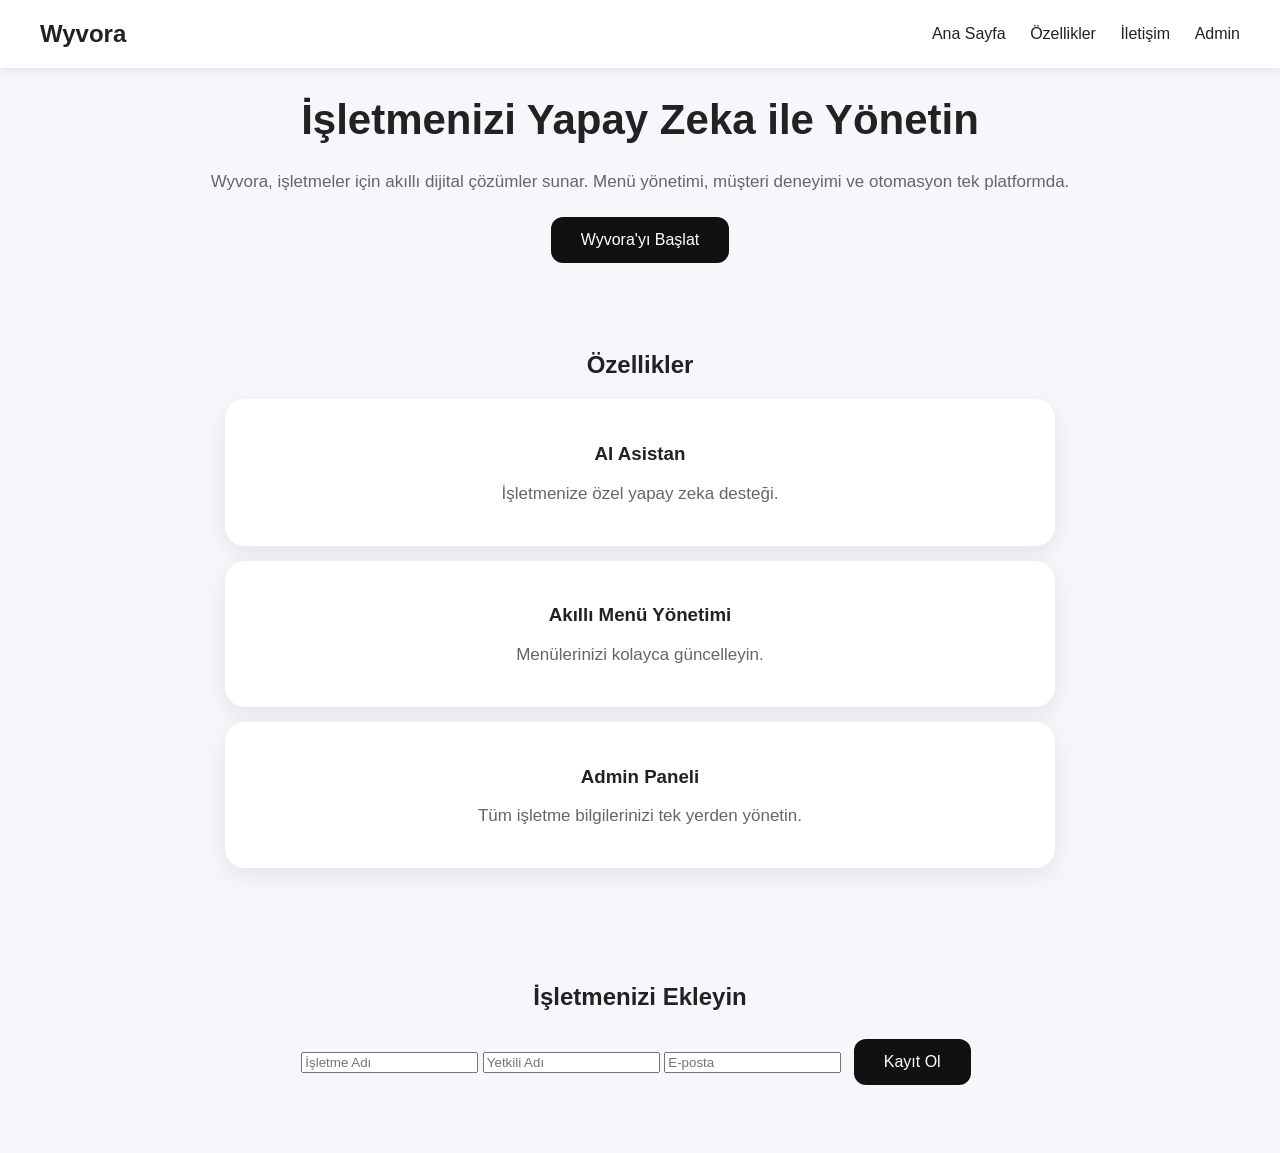
<file: index.html>
<!DOCTYPE html>
<html>
<head>
    <link rel="stylesheet" href="style.css">
    <title>Wyvora</title>
</head>
<body>
    <nav>
    <h2>Wyvora</h2>

    <div>
        <a href="#">Ana Sayfa</a>
        <a href="#">Özellikler</a>
        <a href="#">İletişim</a>
        <a href="admin.html">Admin</a>
    </div>
</nav>
    <h1>İşletmenizi Yapay Zeka ile Yönetin</h1>

<p>
Wyvora, işletmeler için akıllı dijital çözümler sunar.
Menü yönetimi, müşteri deneyimi ve otomasyon tek platformda.
</p>

<button>Wyvora'yı Başlat</button>
<section>
    <h2>Özellikler</h2>

    <div>
        <h3>AI Asistan</h3>
        <p>İşletmenize özel yapay zeka desteği.</p>
    </div>

    <div>
        <h3>Akıllı Menü Yönetimi</h3>
        <p>Menülerinizi kolayca güncelleyin.</p>
    </div>

    <div>
        <h3>Admin Paneli</h3>
        <p>Tüm işletme bilgilerinizi tek yerden yönetin.</p>
    </div>
</section>
<section>
    <h2>İşletmenizi Ekleyin</h2>

    <form onsubmit="registerBusiness(event)">
        <input type="text" placeholder="İşletme Adı">

        <input type="text" placeholder="Yetkili Adı">

        <input type="email" placeholder="E-posta">

        <button type="submit">Kayıt Ol</button>
    </form>
</section>
<script src="script.js"></script>
</body>
</html>
</file>
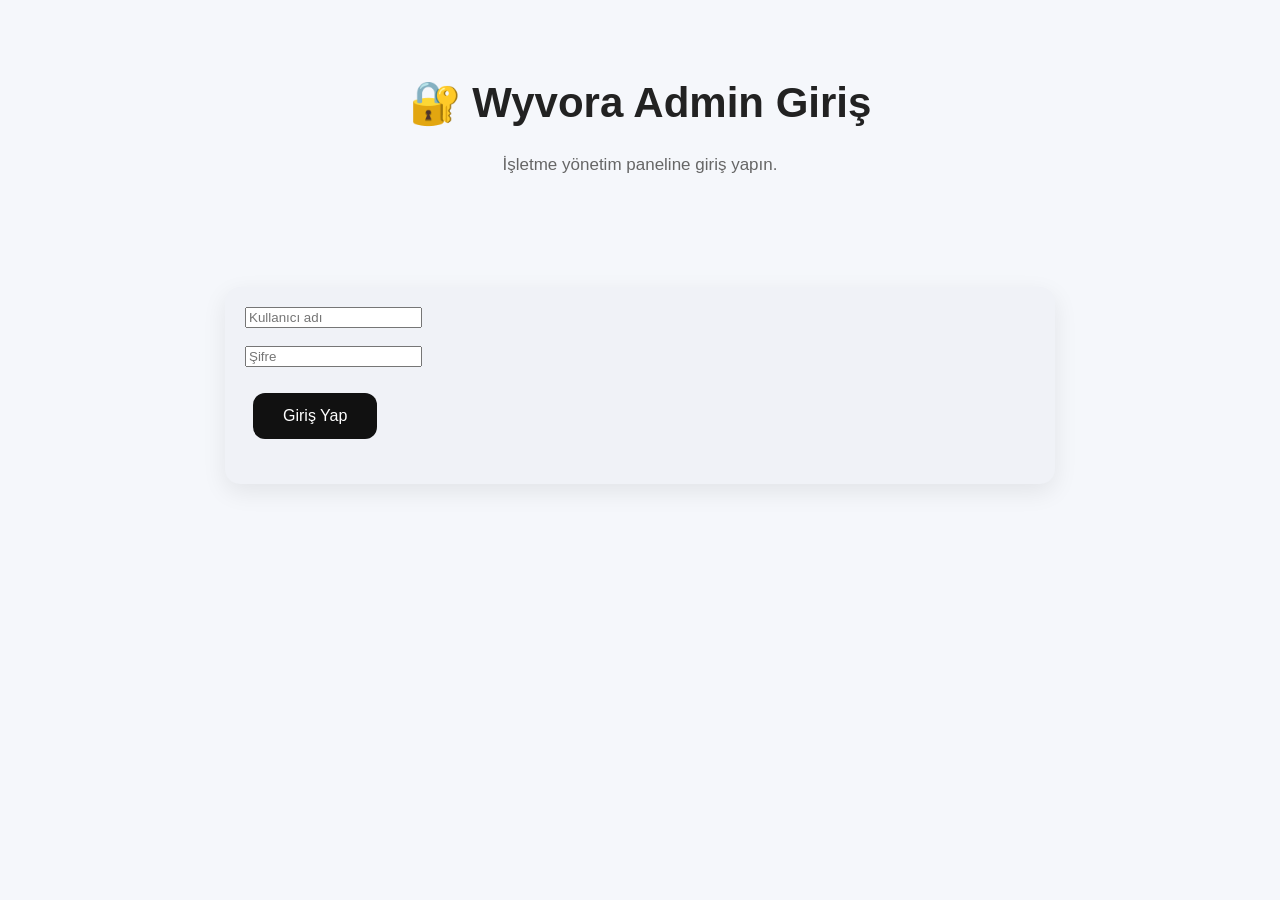
<file: admin.html>
<!DOCTYPE html>
<html>

<head>

<link rel="stylesheet" href="style.css">

<title>Wyvora Giriş</title>

</head>


<body>


<header>

<h1>🔐 Wyvora Admin Giriş</h1>

<p>
İşletme yönetim paneline giriş yapın.
</p>

</header>



<section>

<div class="ai-message">

<input 
id="username" 
placeholder="Kullanıcı adı">


<br><br>


<input 
id="password" 
type="password"
placeholder="Şifre">


<br><br>


<button onclick="login()">
Giriş Yap
</button>


<p id="loginMessage"></p>


</div>

</section>



<script src="script.js"></script>


</body>

</html>
</file>
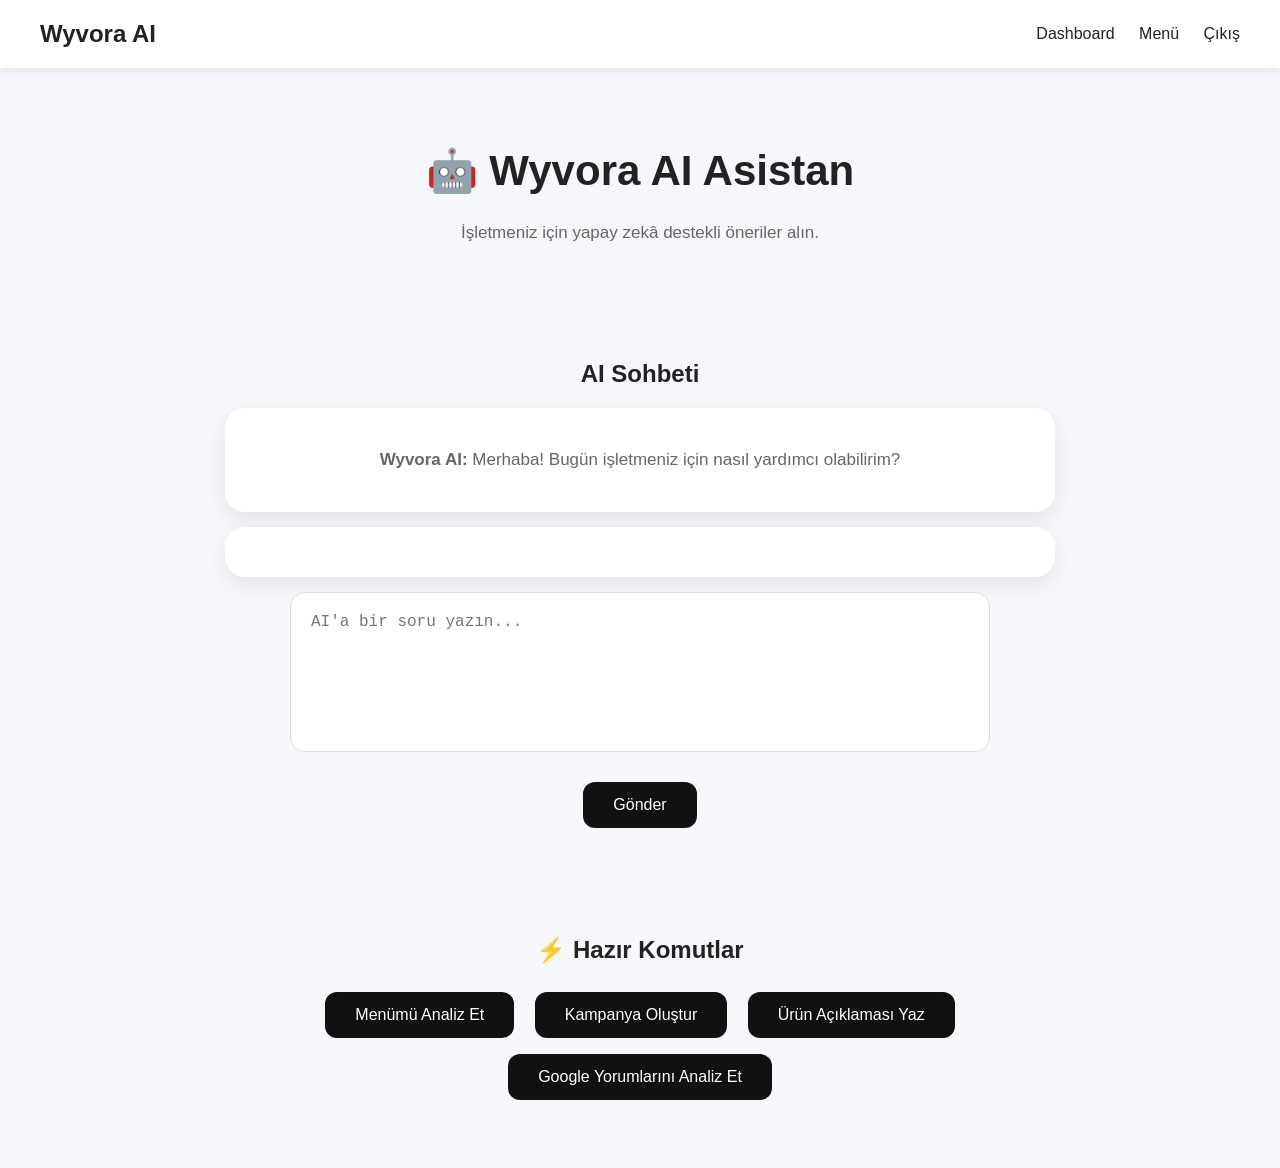
<file: ai.html>
<!DOCTYPE html>
<html>

<head>
    <link rel="stylesheet" href="style.css">
    <title>Wyvora AI</title>
</head>

<body>

<nav>
    <h2>Wyvora AI</h2>

    <div>
        <a href="dashboard.html">Dashboard</a>
        <a href="menu.html">Menü</a>
        <a href="admin.html">Çıkış</a>
    </div>
</nav>

<header>
    <h1>🤖 Wyvora AI Asistan</h1>
    <p>İşletmeniz için yapay zekâ destekli öneriler alın.</p>
</header>

<section>

    <h2>AI Sohbeti</h2>

 <div id="aiResponse">
    <p><strong>Wyvora AI:</strong> Merhaba! Bugün işletmeniz için nasıl yardımcı olabilirim?</p>
</div>

<div id="reviewAnalysis"></div>

    <textarea id="aiInput" placeholder="AI'a bir soru yazın..."></textarea>

    <br><br>

<button onclick="aiMessage()">Gönder</button>

</section>

<section>

    <h2>⚡ Hazır Komutlar</h2>

    <button onclick="analyzeMenu()">Menümü Analiz Et</button>

<button onclick="aiCommand('Kampanya oluştur')">Kampanya Oluştur</button>

<button onclick="aiCommand('Ürün açıklaması yaz')">Ürün Açıklaması Yaz</button>

<button onclick="analyzeReviews()">Google Yorumlarını Analiz Et</button>

</section>
<script src="script.js"></script>
</body>

</html>
</file>
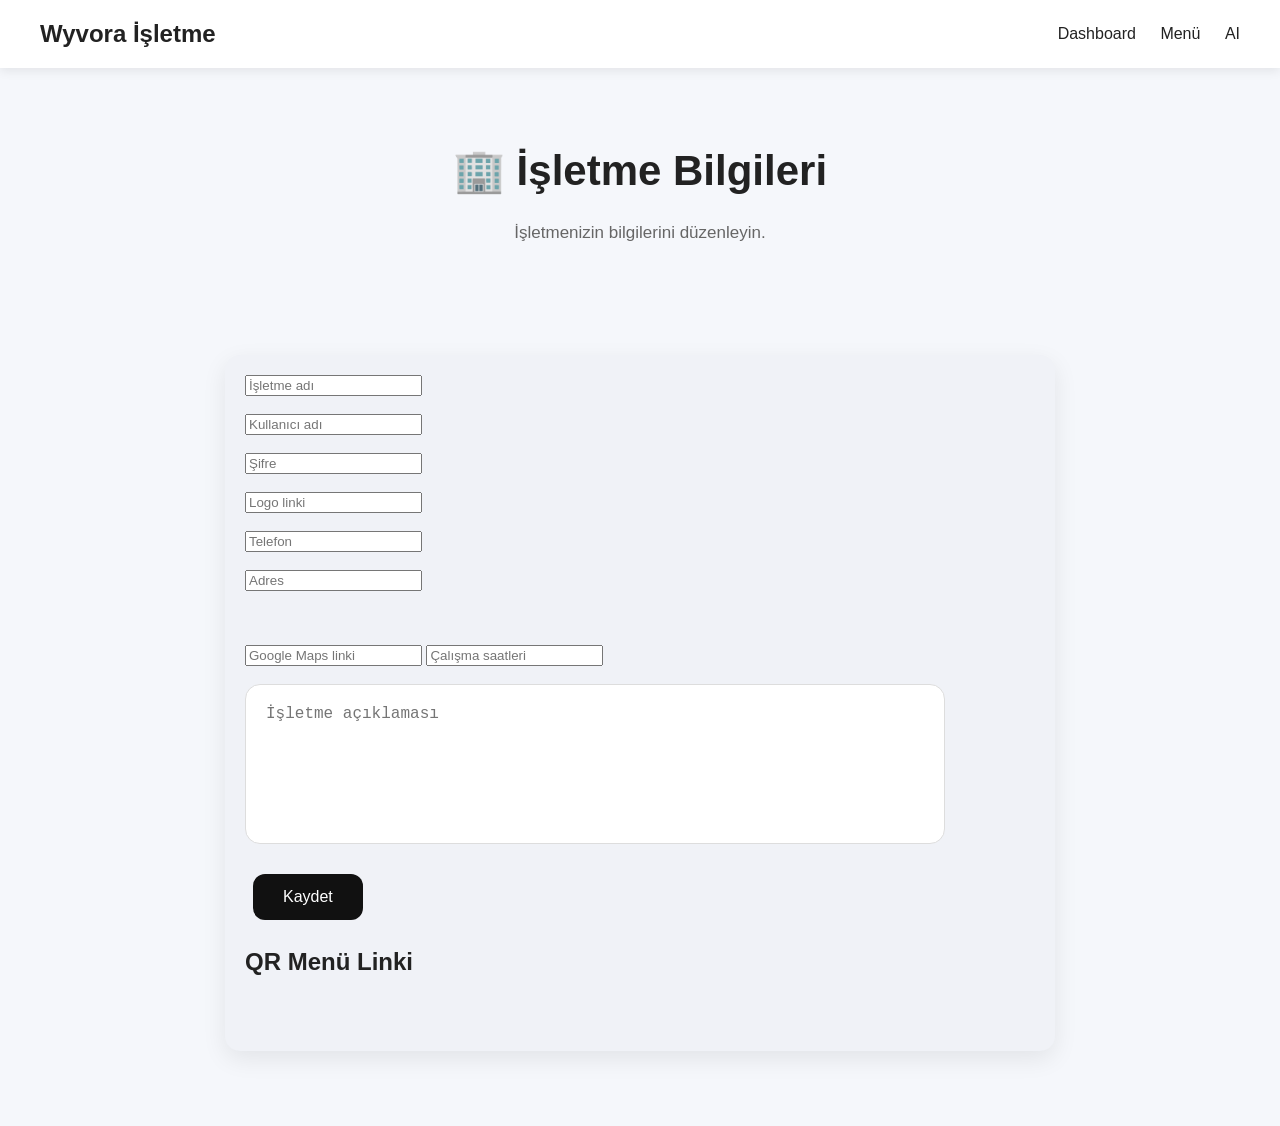
<file: business.html>
<!DOCTYPE html>
<html>

<head>

<link rel="stylesheet" href="style.css">

<title>Wyvora İşletme Bilgileri</title>

</head>


<body>


<nav>

<h2>Wyvora İşletme</h2>

<div>

<a href="dashboard.html">Dashboard</a>

<a href="menu.html">Menü</a>

<a href="ai.html">AI</a>

</div>

</nav>



<header>

<h1>🏢 İşletme Bilgileri</h1>

<p>
İşletmenizin bilgilerini düzenleyin.
</p>

</header>



<section>


<div class="ai-message">


<input id="businessName" placeholder="İşletme adı">
    <br><br>
        
<input id="businessUsername" placeholder="Kullanıcı adı">

<br><br>
    
    <input
id="businessPassword"
type="password"
placeholder="Şifre">

<br><br>
    
<input id="logo" placeholder="Logo linki">

<br><br>

<input id="phone" placeholder="Telefon">

<br><br>

<input id="address" placeholder="Adres">

<br><br>
    
    <br><br>

<input id="mapLink" placeholder="Google Maps linki">

<input id="hours" placeholder="Çalışma saatleri">

<br><br>

<textarea id="description" placeholder="İşletme açıklaması"></textarea>

<br><br>

<button onclick="saveBusiness()">
Kaydet
</button>


<p id="saveMessage"></p>
<h2>QR Menü Linki</h2>

<p id="qrLink"></p>
<img id="qrImage">
    <p id="businessCode"></p>
</div>


</section>



<script src="script.js"></script>


</body>

</html>
</file>
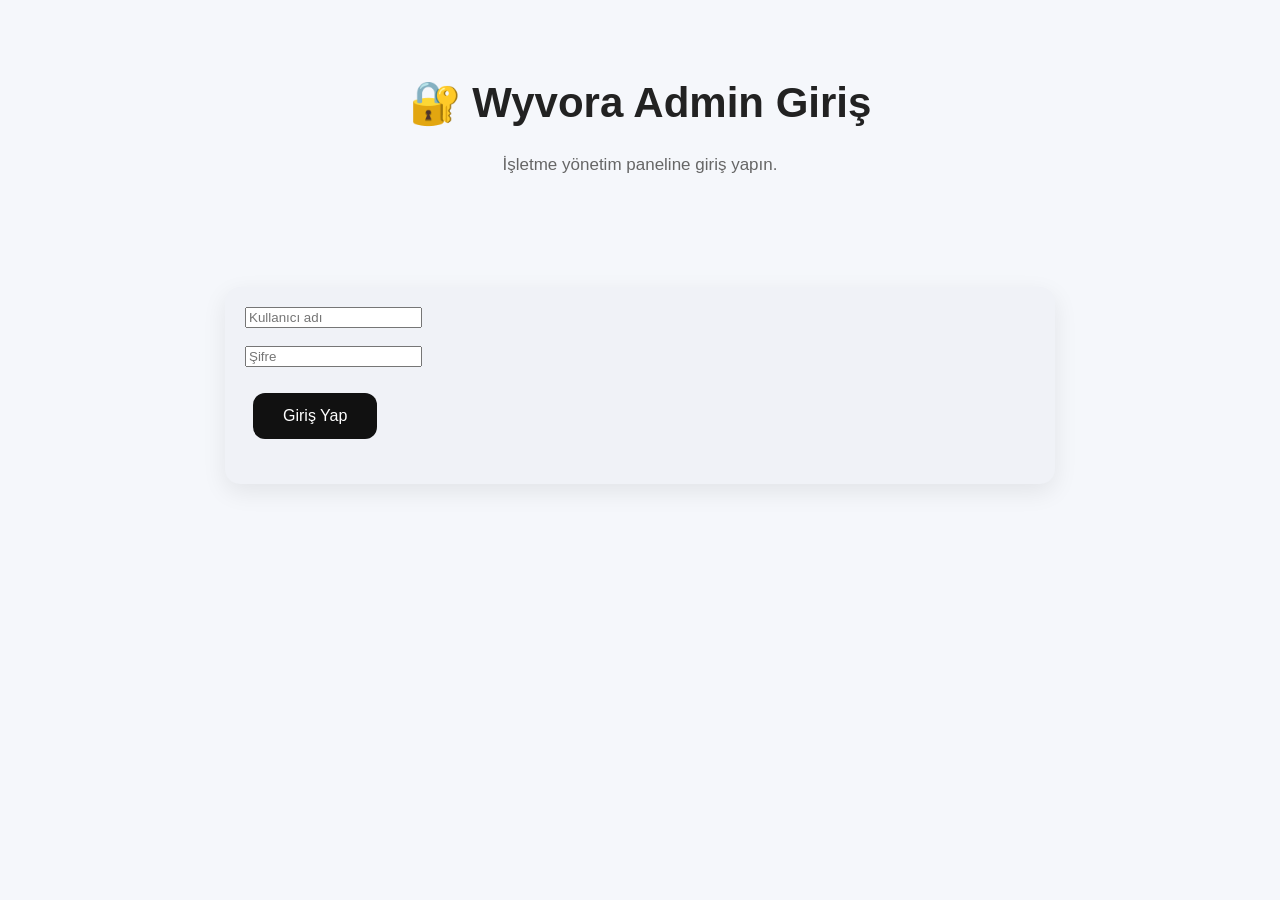
<file: dashboard.html>
<!DOCTYPE html>
<html>

<head>

<link rel="stylesheet" href="style.css">

<title>Wyvora Dashboard</title>

</head>


<body>


<nav>

<h2>Wyvora Dashboard</h2>

<div>

<a href="ai.html">AI</a>

<a href="menu.html">Menü</a>
<a href="business.html">İşletme</a>
<a href="#" onclick="logout()">Çıkış</a>

</div>

</nav>



<header>

<h1 id="dashboardTitle">📊 İşletme Paneli</h1>

<p>
Wyvora AI işletmenizi analiz ediyor.
</p>

</header>

<section>

<h2>🏢 İşletme Bilgileri</h2>

<div class="ai-message">

<p id="dashboardBusinessName"></p>

<p id="dashboardPhone"></p>

<p id="dashboardAddress"></p>

<p id="dashboardHours"></p>

</div>

</section>

<section>


<div>

<h3>🍽 Menü Ürünleri</h3>

<h2 id="productCount">
0
</h2>

</div>

<div>

<h3>📷 Galeri Fotoğrafı</h3>

<h2 id="photoCount">
0
</h2>

</div>

<div>

<h3>⭐ Ortalama Puan</h3>

<h2>
4.8
</h2>

</div>



<div>

<h3>📅 Rezervasyon</h3>

<h2 id="reservationCount">
0
</h2>

</div>



<div>

<h3>🤖 AI Önerileri</h3>

<h2 id="aiCount">
3
</h2>

</div>


</section>



<section>

<h2>📅 Son Rezervasyonlar</h2>

<div id="dashboardReservations">

</div>

</section>

<section>

<h2>🤖 Wyvora AI Önerileri</h2>


<div id="aiSuggestions">


</div>


</section>

<script>

if(localStorage.getItem("loggedIn") !== "true"){

    window.location.href="admin.html";

}
</script>

<script>

let businessCode =
localStorage.getItem("activeBusinessCode");


let products =
JSON.parse(
localStorage.getItem("products_" + businessCode)
) || [];


document.getElementById("productCount").innerHTML =
products.length;



let reservations =
JSON.parse(
localStorage.getItem("reservations_" + businessCode)
) || [];


document.getElementById("reservationCount").innerHTML =
reservations.length;



let photos =
JSON.parse(
localStorage.getItem("photos_" + businessCode)
) || [];


document.getElementById("photoCount").innerHTML =
photos.length;

<script>

let activeCode =
localStorage.getItem("activeBusinessCode");


let businesses =
JSON.parse(localStorage.getItem("businesses")) || [];


let business =
businesses.find(function(item){

    return item.code === activeCode;

});


if(business){


document.getElementById("dashboardBusinessName").innerHTML =
"🏢 " + (business.name || "");


document.getElementById("dashboardPhone").innerHTML =
"📞 " + (business.phone || "");


document.getElementById("dashboardAddress").innerHTML =
"📍 " + (business.address || "");


document.getElementById("dashboardHours").innerHTML =
"🕒 " + (business.hours || "");


}
<script>

let dashCode =
localStorage.getItem("activeBusinessCode");


let dashReservations =
JSON.parse(
localStorage.getItem("reservations_" + dashCode)
) || [];


let reservationBox =
document.getElementById("dashboardReservations");


if(reservationBox){


reservationBox.innerHTML = "";


dashReservations.slice(-5).forEach(function(reservation){


reservationBox.innerHTML += `

<div class="ai-message">

<h3>${reservation.name}</h3>

<p>📅 Tarih: ${reservation.date}</p>

<p>👥 Kişi: ${reservation.count}</p>

</div>

`;

});


}


</script>
</script>



<script src="script.js"></script>



<script>

let dashboardCode =
localStorage.getItem("activeBusinessCode");


let dashboardBusinesses =
JSON.parse(localStorage.getItem("businesses")) || [];


let dashboardBusiness =
dashboardBusinesses.find(function(item){

    return item.code === dashboardCode;

});


if(dashboardBusiness){

    document.getElementById("dashboardTitle").innerHTML =
    "📊 " + dashboardBusiness.name + " Paneli";


    document.getElementById("dashboardBusinessName").innerHTML =
    "🏢 " + (dashboardBusiness.name || "");


    document.getElementById("dashboardPhone").innerHTML =
    "📞 " + (dashboardBusiness.phone || "");


    document.getElementById("dashboardAddress").innerHTML =
    "📍 " + (dashboardBusiness.address || "");


    document.getElementById("dashboardHours").innerHTML =
    "🕒 " + (dashboardBusiness.hours || "");

}

</script>



</body>

</html>
</file>
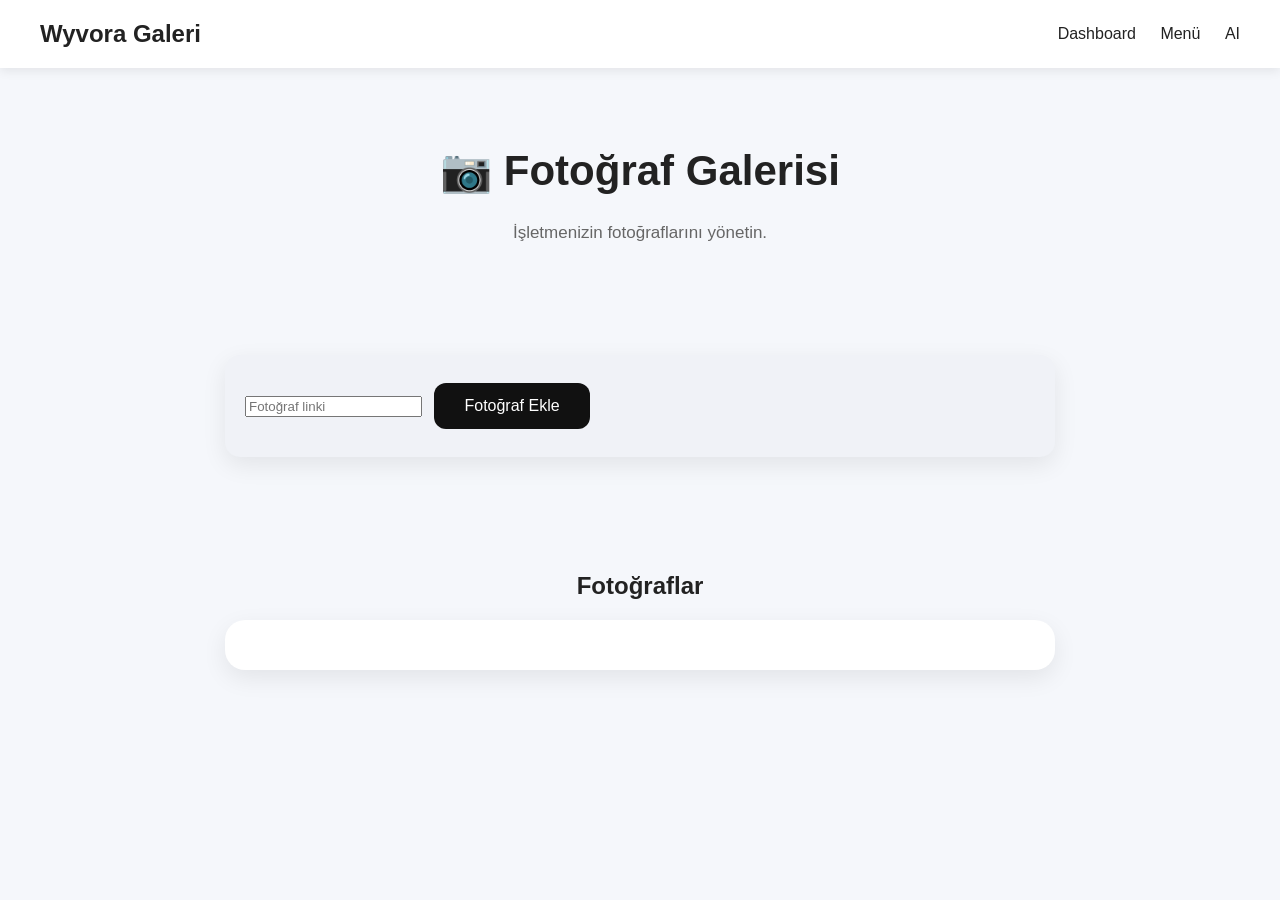
<file: gallery.html>
<!DOCTYPE html>
<html>

<head>

<link rel="stylesheet" href="style.css">

<title>Wyvora Galeri</title>

</head>


<body>


<nav>

<h2>Wyvora Galeri</h2>

<div>

<a href="dashboard.html">Dashboard</a>

<a href="menu.html">Menü</a>

<a href="ai.html">AI</a>

</div>

</nav>



<header>

<h1>📷 Fotoğraf Galerisi</h1>

<p>
İşletmenizin fotoğraflarını yönetin.
</p>

</header>



<section>


<div class="ai-message">


<input id="photoUrl" placeholder="Fotoğraf linki">


<button onclick="addPhoto()">
Fotoğraf Ekle
</button>


</div>


</section>



<section>


<h2>Fotoğraflar</h2>


<div id="galleryList">


</div>


</section>



<script src="script.js"></script>


</body>

</html>
</file>
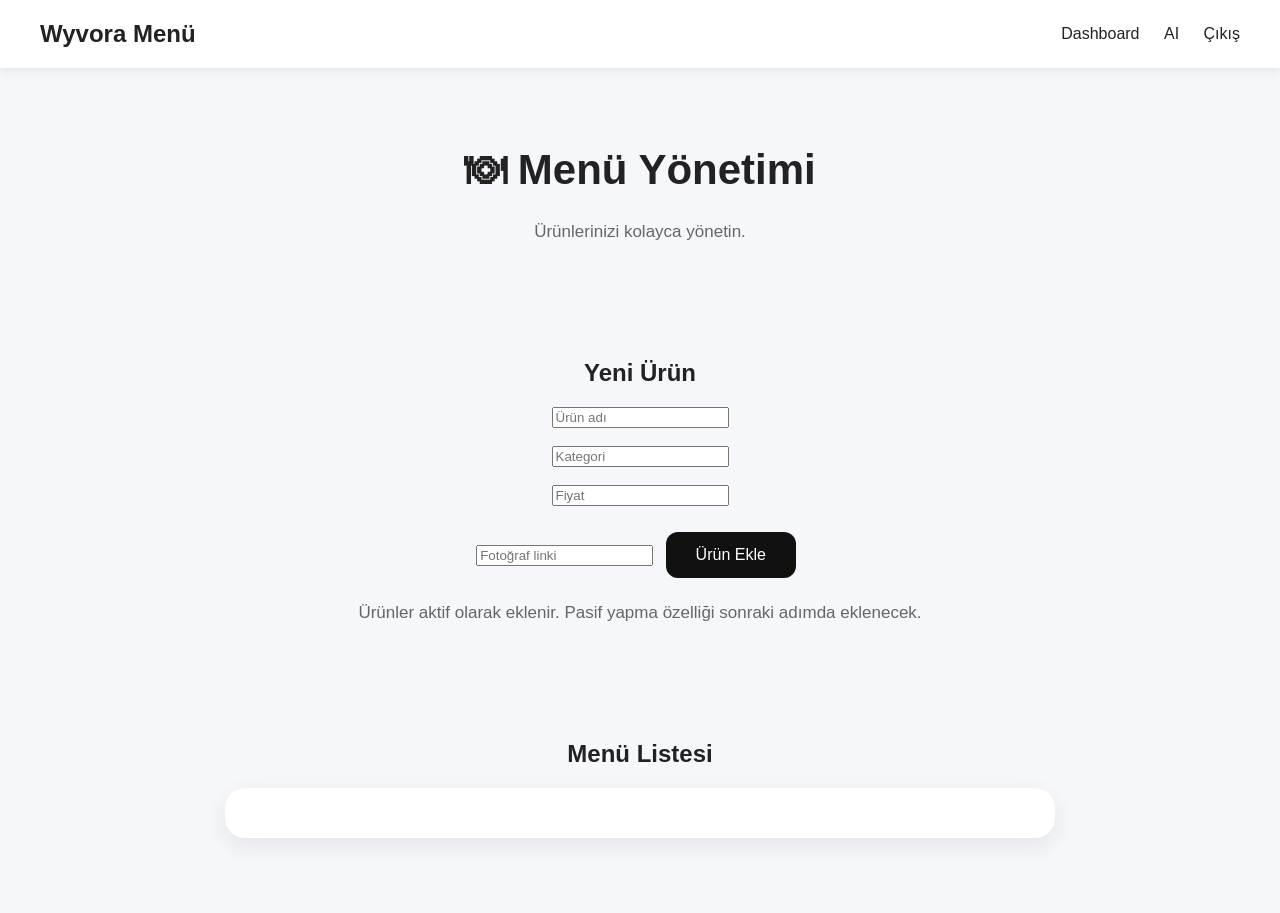
<file: menu.html>
<!DOCTYPE html>
<html>

<head>

<link rel="stylesheet" href="style.css">

<title>Wyvora Menü Yönetimi</title>

</head>


<body>


<nav>

<h2>Wyvora Menü</h2>

<div>

<a href="dashboard.html">Dashboard</a>
<a href="ai.html">AI</a>
<a href="admin.html">Çıkış</a>

</div>

</nav>



<header>

<h1>🍽 Menü Yönetimi</h1>

<p>
Ürünlerinizi kolayca yönetin.
</p>

</header>



<section>

<h2>Yeni Ürün</h2>


<input id="productName" placeholder="Ürün adı">

<br><br>

<input id="productCategory" placeholder="Kategori">


<br><br>

<input id="productPrice" placeholder="Fiyat">


<br><br>

<input id="productImage" placeholder="Fotoğraf linki">

<button onclick="addProduct()">
Ürün Ekle
</button>
<p>
Ürünler aktif olarak eklenir.
Pasif yapma özelliği sonraki adımda eklenecek.
</p>

</section>



<section>


<h2>Menü Listesi</h2>


<div id="menuList">


</div>


</section>



<script src="script.js"></script>


</body>

</html>
</file>
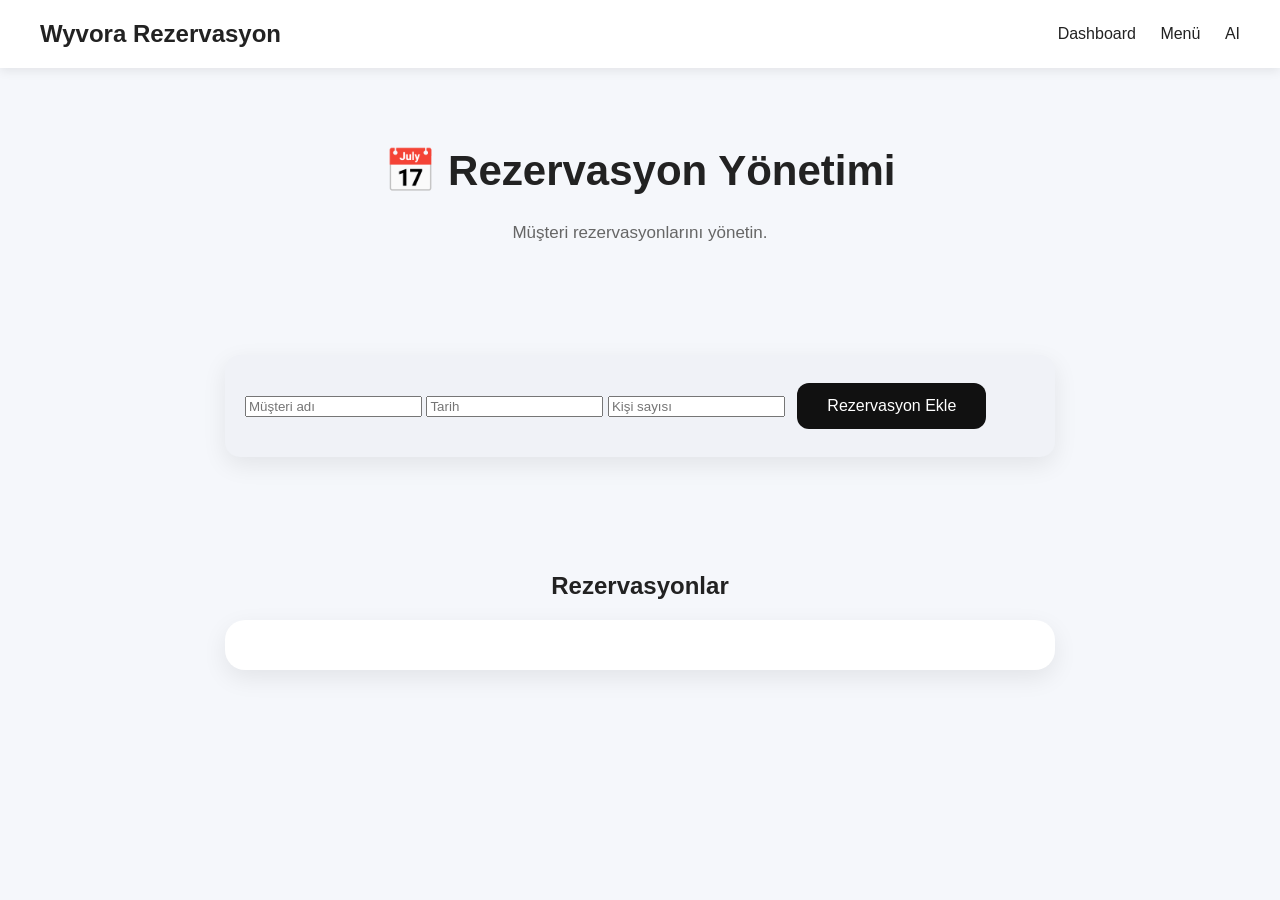
<file: reservation.html>
<!DOCTYPE html>
<html>

<head>

<link rel="stylesheet" href="style.css">

<title>Wyvora Rezervasyon</title>

</head>


<body>


<nav>

<h2>Wyvora Rezervasyon</h2>

<div>

<a href="dashboard.html">Dashboard</a>

<a href="menu.html">Menü</a>

<a href="ai.html">AI</a>

</div>

</nav>



<header>

<h1>📅 Rezervasyon Yönetimi</h1>

<p>
Müşteri rezervasyonlarını yönetin.
</p>

</header>



<section>

<div class="ai-message">


<input id="customerName" placeholder="Müşteri adı">


<input id="customerDate" placeholder="Tarih">


<input id="customerCount" placeholder="Kişi sayısı">


<button onclick="addReservation()">
Rezervasyon Ekle
</button>


</div>

</section>



<section>

<h2>Rezervasyonlar</h2>


<div id="reservationList">


</div>


</section>



<script src="script.js"></script>


</body>

</html>
</file>
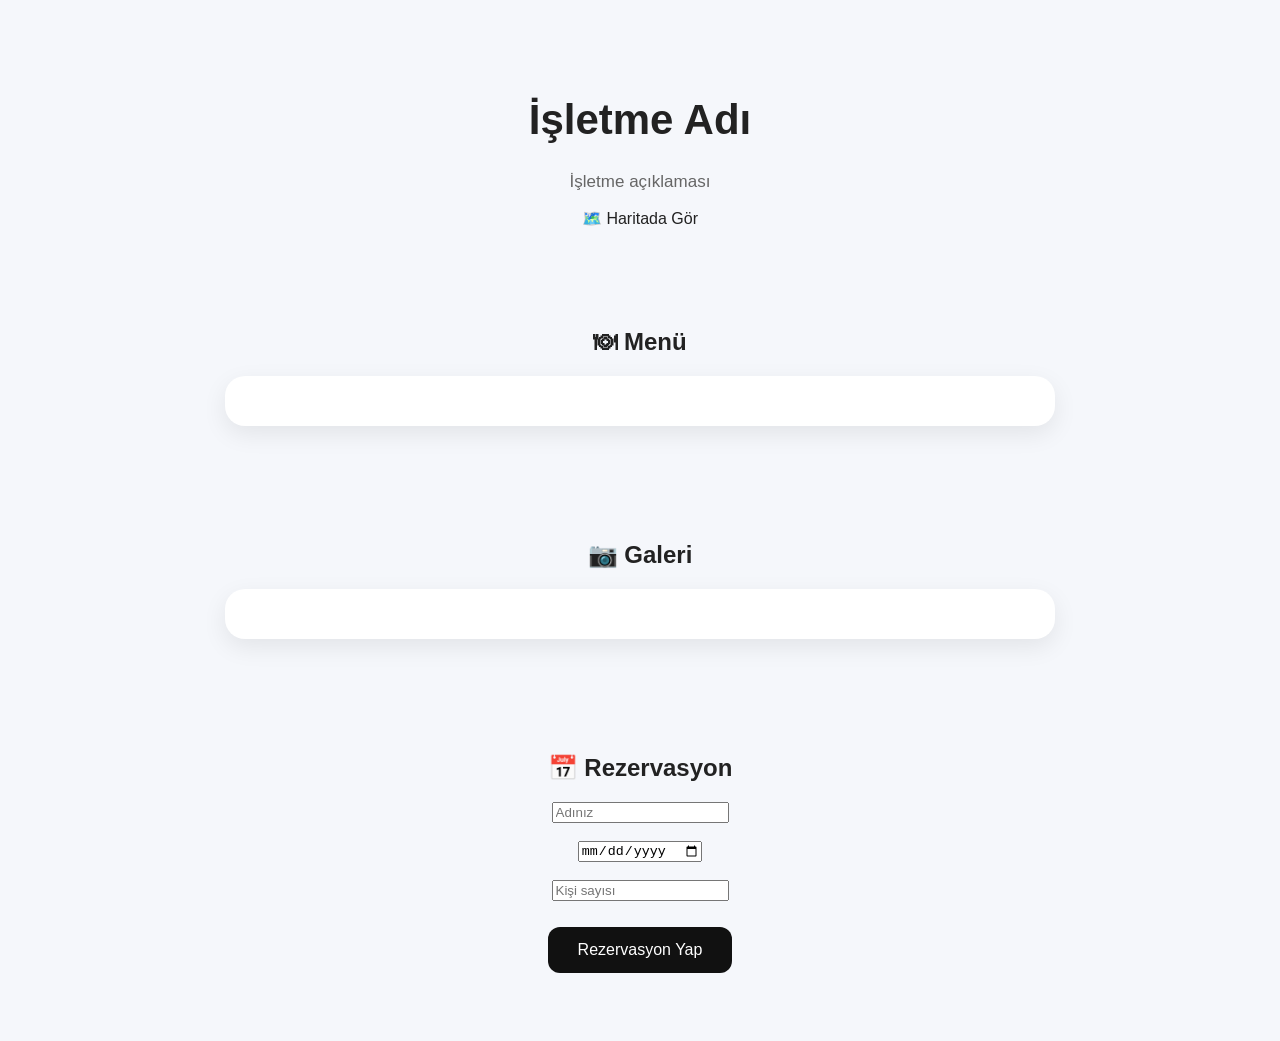
<file: store.html>
<!DOCTYPE html>
<html>

<head>

<link rel="stylesheet" href="style.css">

<title id="pageTitle">Wyvora Menü</title>

</head>


<body>


<header>
    
    <img id="storeLogo" width="150">

<h1 id="storeName">
İşletme Adı
</h1>

<p id="storeDescription">
İşletme açıklaması
</p>
<p id="storePhone"></p>

<p id="storeAddress"></p>

<p id="storeHours"></p>
<a id="mapButton" target="_blank">
    🗺️ Haritada Gör
</a>
</header>



<section>

<h2>🍽 Menü</h2>

<div id="storeMenu">

</div>

</section>



<section>

<h2>📷 Galeri</h2>

<div id="storeGallery">

</div>

</section>

<section>

<h2>📅 Rezervasyon</h2>

<input id="customerName" placeholder="Adınız">

<br><br>

<input id="customerDate" type="date">

<br><br>

<input id="customerCount" placeholder="Kişi sayısı">

<br><br>

<button onclick="addReservation()">
Rezervasyon Yap
</button>

</section>

<script src="script.js"></script>

</body>

</html>
</file>
<file: style.css>
* {
    box-sizing: border-box;
}

body {
    font-family: Arial, sans-serif;
    background: #f5f7fb;
    color: #222;
    margin: 0;
    text-align: center;
}


nav {
    display: flex;
    justify-content: space-between;
    align-items: center;
    padding: 20px 40px;
    background: white;
    box-shadow: 0 3px 10px rgba(0,0,0,0.08);
}


nav h2 {
    margin: 0;
}


nav a {
    margin-left: 20px;
    text-decoration: none;
    color: #222;
}



header {
    padding: 50px 20px 20px;
}


h1 {
    font-size: 42px;
}


p {
    color: #666;
    font-size: 17px;
}



section {
    max-width: 900px;
    margin: 40px auto;
    padding: 20px;
}



section > div {
    background: white;
    padding: 25px;
    border-radius: 20px;
    margin: 15px;
    box-shadow: 0 8px 25px rgba(0,0,0,0.08);
}



button {
    background: #111;
    color: white;
    border: none;
    padding: 14px 30px;
    border-radius: 12px;
    cursor: pointer;
    font-size: 16px;
    margin: 8px;
    transition: 0.3s;
}


button:hover {
    transform: translateY(-3px);
    opacity: 0.85;
}



textarea {

    width: 90%;
    max-width: 700px;
    height: 160px;

    padding: 20px;

    border-radius: 15px;

    border: 1px solid #ddd;

    font-size: 16px;

    resize: none;

}



#chatBox {

    min-height: 120px;

}



.ai-message {

    text-align: left;

    background: #f0f2f7;

    border-radius: 15px;

    padding: 20px;

}



@media(max-width:700px){

    nav {

        flex-direction: column;

        gap:20px;

    }


    h1 {

        font-size:32px;

    }

}
</file>
